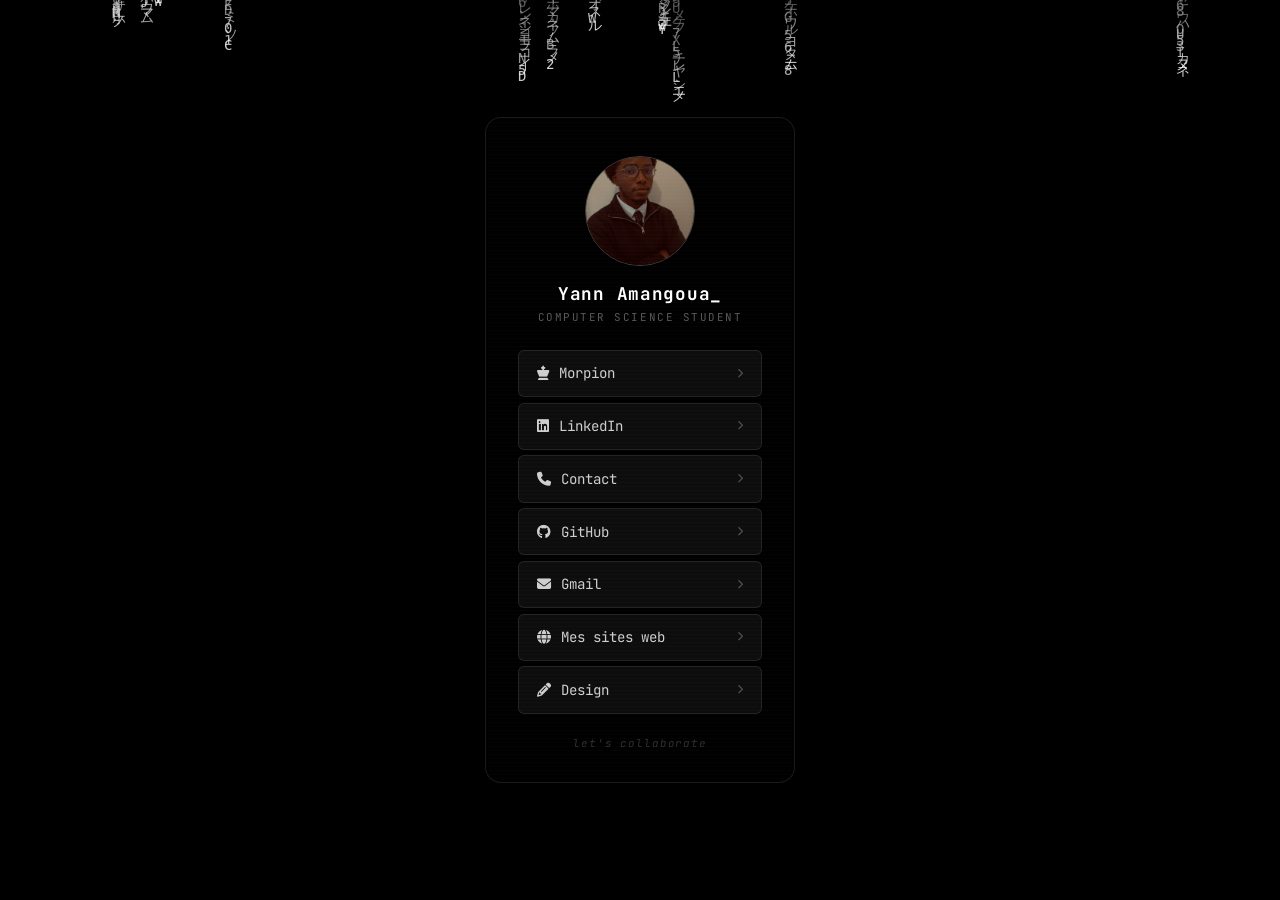
<file: index.html>
<!DOCTYPE html>
<html lang="fr">
<head>
    <meta charset="UTF-8">
    <meta name="viewport" content="width=device-width, initial-scale=1.0">
    <title>Yann Amangoua — Portfolio</title>
    <link rel="preconnect" href="https://fonts.googleapis.com">
    <link href="https://fonts.googleapis.com/css2?family=JetBrains+Mono:wght@300;400;600;700&display=swap" rel="stylesheet">
    <link rel="stylesheet" href="https://cdnjs.cloudflare.com/ajax/libs/font-awesome/6.5.2/css/all.min.css">
    <link rel="stylesheet" href="style.css">
</head>
<body>

    <canvas id="matrix"></canvas>

    <main class="card">
        <img class="profile-pic" src="IMG_5510.jpg" alt="Yann Amangoua">
        <h1>Yann Amangoua<span class="cursor">_</span></h1>
        <p class="role">Computer science student</p>

        <div class="links">
            <a href="https://theyannemmenuel.github.io/theyannemmenuel-morpion.github.io/">
                <span><i class="fa-solid fa-chess-king"></i>Morpion</span>
                <i class="fa-solid fa-chevron-right"></i>
            </a>
            <a href="https://www.linkedin.com/in/yann-amangoua-8b6604200/">
                <span><i class="fa-brands fa-linkedin"></i>LinkedIn</span>
                <i class="fa-solid fa-chevron-right"></i>
            </a>
            <a href="tel:+330640675598">
                <span><i class="fa-solid fa-phone"></i>Contact</span>
                <i class="fa-solid fa-chevron-right"></i>
            </a>
            <a href="https://github.com/Theyannemmenuel?tab=repositories">
                <span><i class="fa-brands fa-github"></i>GitHub</span>
                <i class="fa-solid fa-chevron-right"></i>
            </a>
            <a href="mailto:yannamangoua31@gmail.com">
                <span><i class="fa-solid fa-envelope"></i>Gmail</span>
                <i class="fa-solid fa-chevron-right"></i>
            </a>
            <a href="sites.html">
                <span><i class="fa-solid fa-globe"></i>Mes sites web</span>
                <i class="fa-solid fa-chevron-right"></i>
            </a>
            <a href="design/">
                <span><i class="fa-solid fa-pencil"></i>Design</span>
                <i class="fa-solid fa-chevron-right"></i>
            </a>
        </div>

        <p class="collab">let's collaborate</p>
    </main>

    <script>
        const canvas = document.getElementById('matrix');
        const ctx = canvas.getContext('2d');
        const CHARS = 'アイウエオカキクケコサシスセソタチツテトナニヌネノハヒフヘホマミムメモヤユヨラリルレロワヲン0123456789ABCDEFGHIJKLMNOPQRSTUVWXYZ';
        const SIZE = 14;
        let cols, drops, speeds;

        function init() {
            canvas.width = window.innerWidth;
            canvas.height = window.innerHeight;
            ctx.fillStyle = '#000';
            ctx.fillRect(0, 0, canvas.width, canvas.height);
            cols = Math.floor(canvas.width / SIZE);
            drops = Array.from({ length: cols }, () => Math.random() * -(canvas.height / SIZE) * 2);
            speeds = Array.from({ length: cols }, () => Math.random() * 0.35 + 0.15);
        }

        let last = 0;
        function draw(ts) {
            requestAnimationFrame(draw);
            if (ts - last < 40) return;
            last = ts;

            ctx.fillStyle = 'rgba(0,0,0,0.06)';
            ctx.fillRect(0, 0, canvas.width, canvas.height);
            ctx.font = `${SIZE}px monospace`;

            for (let i = 0; i < cols; i++) {
                const y = drops[i] * SIZE;
                const ch = CHARS[Math.floor(Math.random() * CHARS.length)];
                const brightness = Math.random() * 0.25 + 0.65;
                ctx.fillStyle = `rgba(255,255,255,${brightness})`;
                ctx.fillText(ch, i * SIZE, y);

                if (y > canvas.height && Math.random() > 0.98) drops[i] = 0;
                drops[i] += speeds[i];
            }
        }

        init();
        requestAnimationFrame(draw);
        window.addEventListener('resize', init);
    </script>

</body>
</html>
</file>
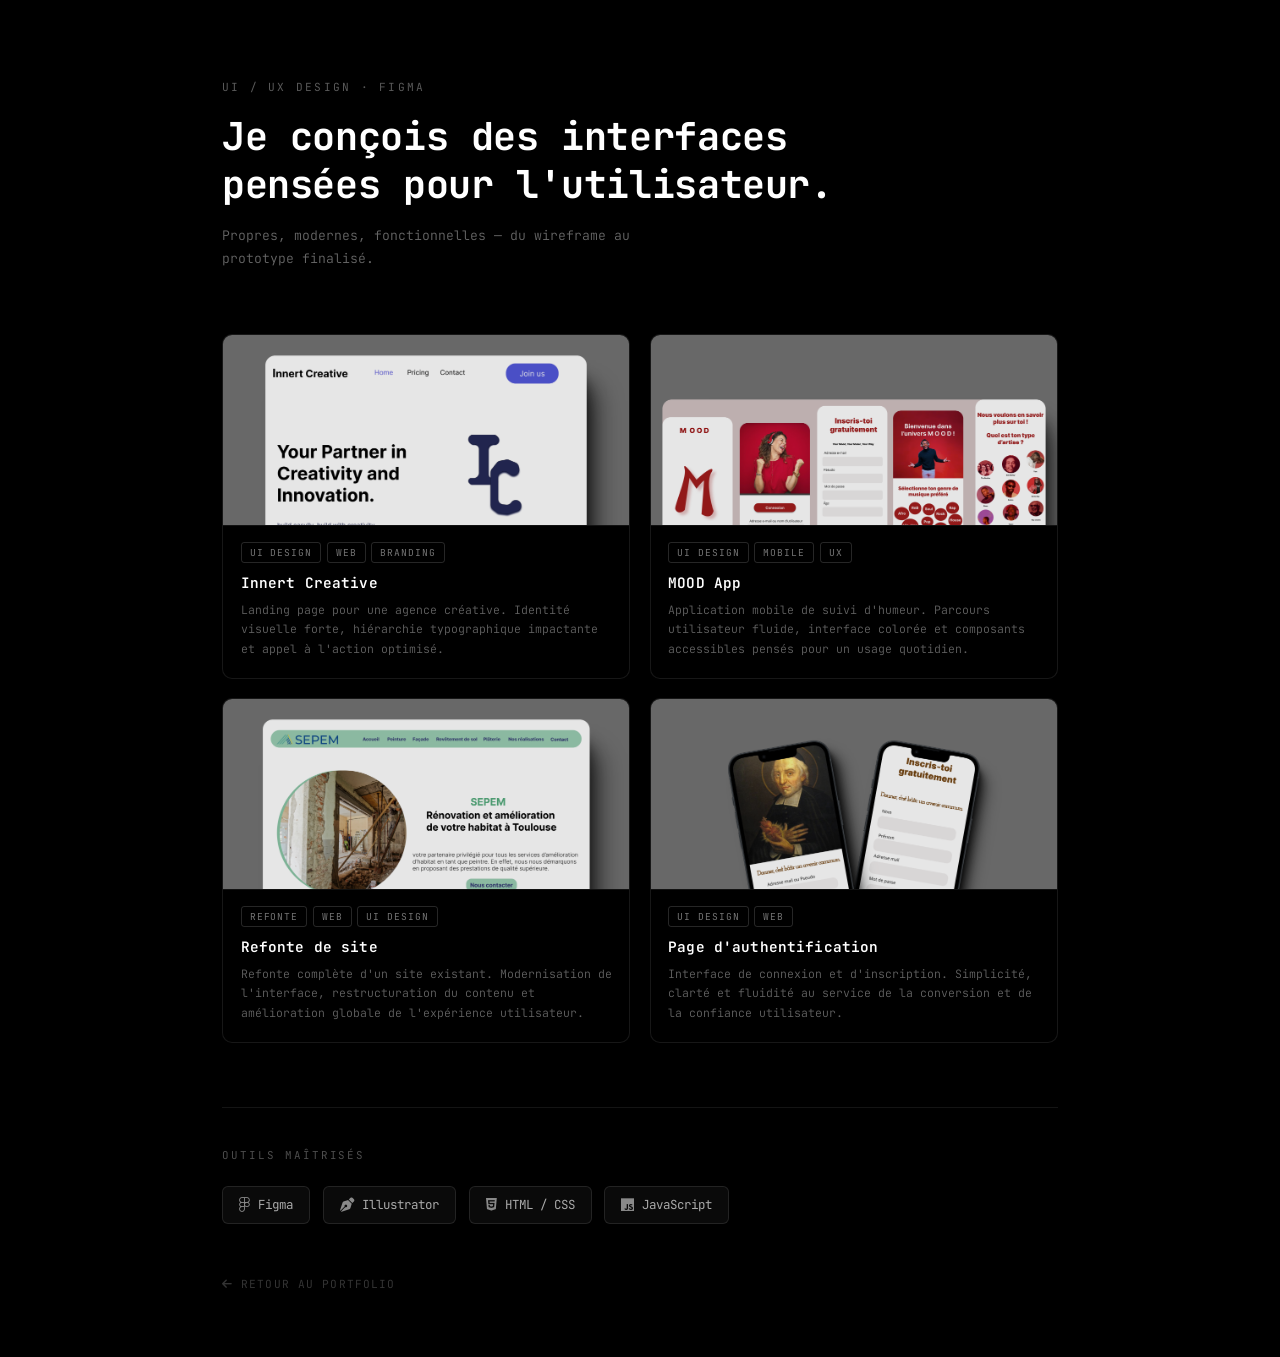
<file: design/index.html>
<!DOCTYPE html>
<html lang="fr">
<head>
    <meta charset="UTF-8">
    <meta name="viewport" content="width=device-width, initial-scale=1.0">
    <title>Yann Amangoua — Design</title>
    <link rel="preconnect" href="https://fonts.googleapis.com">
    <link href="https://fonts.googleapis.com/css2?family=JetBrains+Mono:wght@300;400;600;700&display=swap" rel="stylesheet">
    <link rel="stylesheet" href="https://cdnjs.cloudflare.com/ajax/libs/font-awesome/6.5.2/css/all.min.css">
    <link rel="stylesheet" href="style.css">
</head>
<body>

    <canvas id="matrix"></canvas>

    <div class="page">

        <!-- Hero -->
        <header class="hero">
            <p class="hero-label">UI / UX Design · Figma</p>
            <h1>Je conçois des interfaces<br>pensées pour l'utilisateur.</h1>
            <p class="hero-sub">Propres, modernes, fonctionnelles — du wireframe au prototype finalisé.</p>
        </header>

        <!-- Projects -->
        <section class="projects">

            <div class="project-card">
                <div class="card-img-wrap">
                    <img src="innert.png" alt="Innert Creative">
                </div>
                <div class="card-content">
                    <div class="tags">
                        <span>UI Design</span>
                        <span>Web</span>
                        <span>Branding</span>
                    </div>
                    <h2>Innert Creative</h2>
                    <p class="desc">Landing page pour une agence créative. Identité visuelle forte, hiérarchie typographique impactante et appel à l'action optimisé.</p>
                </div>
            </div>

            <div class="project-card">
                <div class="card-img-wrap">
                    <img src="Mood.png" alt="MOOD App">
                </div>
                <div class="card-content">
                    <div class="tags">
                        <span>UI Design</span>
                        <span>Mobile</span>
                        <span>UX</span>
                    </div>
                    <h2>MOOD App</h2>
                    <p class="desc">Application mobile de suivi d'humeur. Parcours utilisateur fluide, interface colorée et composants accessibles pensés pour un usage quotidien.</p>
                </div>
            </div>

            <div class="project-card">
                <div class="card-img-wrap">
                    <img src="nicolas.png" alt="Refonte de site">
                </div>
                <div class="card-content">
                    <div class="tags">
                        <span>Refonte</span>
                        <span>Web</span>
                        <span>UI Design</span>
                    </div>
                    <h2>Refonte de site</h2>
                    <p class="desc">Refonte complète d'un site existant. Modernisation de l'interface, restructuration du contenu et amélioration globale de l'expérience utilisateur.</p>
                </div>
            </div>

            <div class="project-card">
                <div class="card-img-wrap">
                    <img src="eudes.png" alt="Page d'authentification">
                </div>
                <div class="card-content">
                    <div class="tags">
                        <span>UI Design</span>
                        <span>Web</span>
                    </div>
                    <h2>Page d'authentification</h2>
                    <p class="desc">Interface de connexion et d'inscription. Simplicité, clarté et fluidité au service de la conversion et de la confiance utilisateur.</p>
                </div>
            </div>

        </section>

        <!-- Tools -->
        <section class="tools-section">
            <p class="tools-label">Outils maîtrisés</p>
            <div class="tools-list">
                <div class="tool">
                    <i class="fa-brands fa-figma"></i>
                    <span>Figma</span>
                </div>
                <div class="tool">
                    <i class="fa-solid fa-pen-nib"></i>
                    <span>Illustrator</span>
                </div>
<div class="tool">
                    <i class="fa-brands fa-html5"></i>
                    <span>HTML / CSS</span>
                </div>
                <div class="tool">
                    <i class="fa-brands fa-js"></i>
                    <span>JavaScript</span>
                </div>
            </div>
        </section>

        <!-- Back -->
        <a class="back-link" href="https://www.yann-folio.fr/">
            <i class="fa-solid fa-arrow-left"></i> Retour au portfolio
        </a>

    </div>

    <script>
        const canvas = document.getElementById('matrix');
        const ctx = canvas.getContext('2d');
        const CHARS = 'アイウエオカキクケコサシスセソタチツテトナニヌネノハヒフヘホマミムメモヤユヨラリルレロワヲン0123456789ABCDEFGHIJKLMNOPQRSTUVWXYZ';
        const SIZE = 14;
        let cols, drops, speeds;

        function init() {
            canvas.width = window.innerWidth;
            canvas.height = document.body.scrollHeight;
            ctx.fillStyle = '#000';
            ctx.fillRect(0, 0, canvas.width, canvas.height);
            cols = Math.floor(canvas.width / SIZE);
            drops = Array.from({ length: cols }, () => Math.random() * -(canvas.height / SIZE) * 2);
            speeds = Array.from({ length: cols }, () => Math.random() * 0.35 + 0.15);
        }

        let last = 0;
        function draw(ts) {
            requestAnimationFrame(draw);
            if (ts - last < 40) return;
            last = ts;
            ctx.fillStyle = 'rgba(0,0,0,0.06)';
            ctx.fillRect(0, 0, canvas.width, canvas.height);
            ctx.font = `${SIZE}px monospace`;
            for (let i = 0; i < cols; i++) {
                const y = drops[i] * SIZE;
                const ch = CHARS[Math.floor(Math.random() * CHARS.length)];
                ctx.fillStyle = `rgba(255,255,255,${Math.random() * 0.25 + 0.65})`;
                ctx.fillText(ch, i * SIZE, y);
                if (y > canvas.height && Math.random() > 0.98) drops[i] = 0;
                drops[i] += speeds[i];
            }
        }

        init();
        requestAnimationFrame(draw);
        window.addEventListener('resize', init);
    </script>

</body>
</html>
</file>
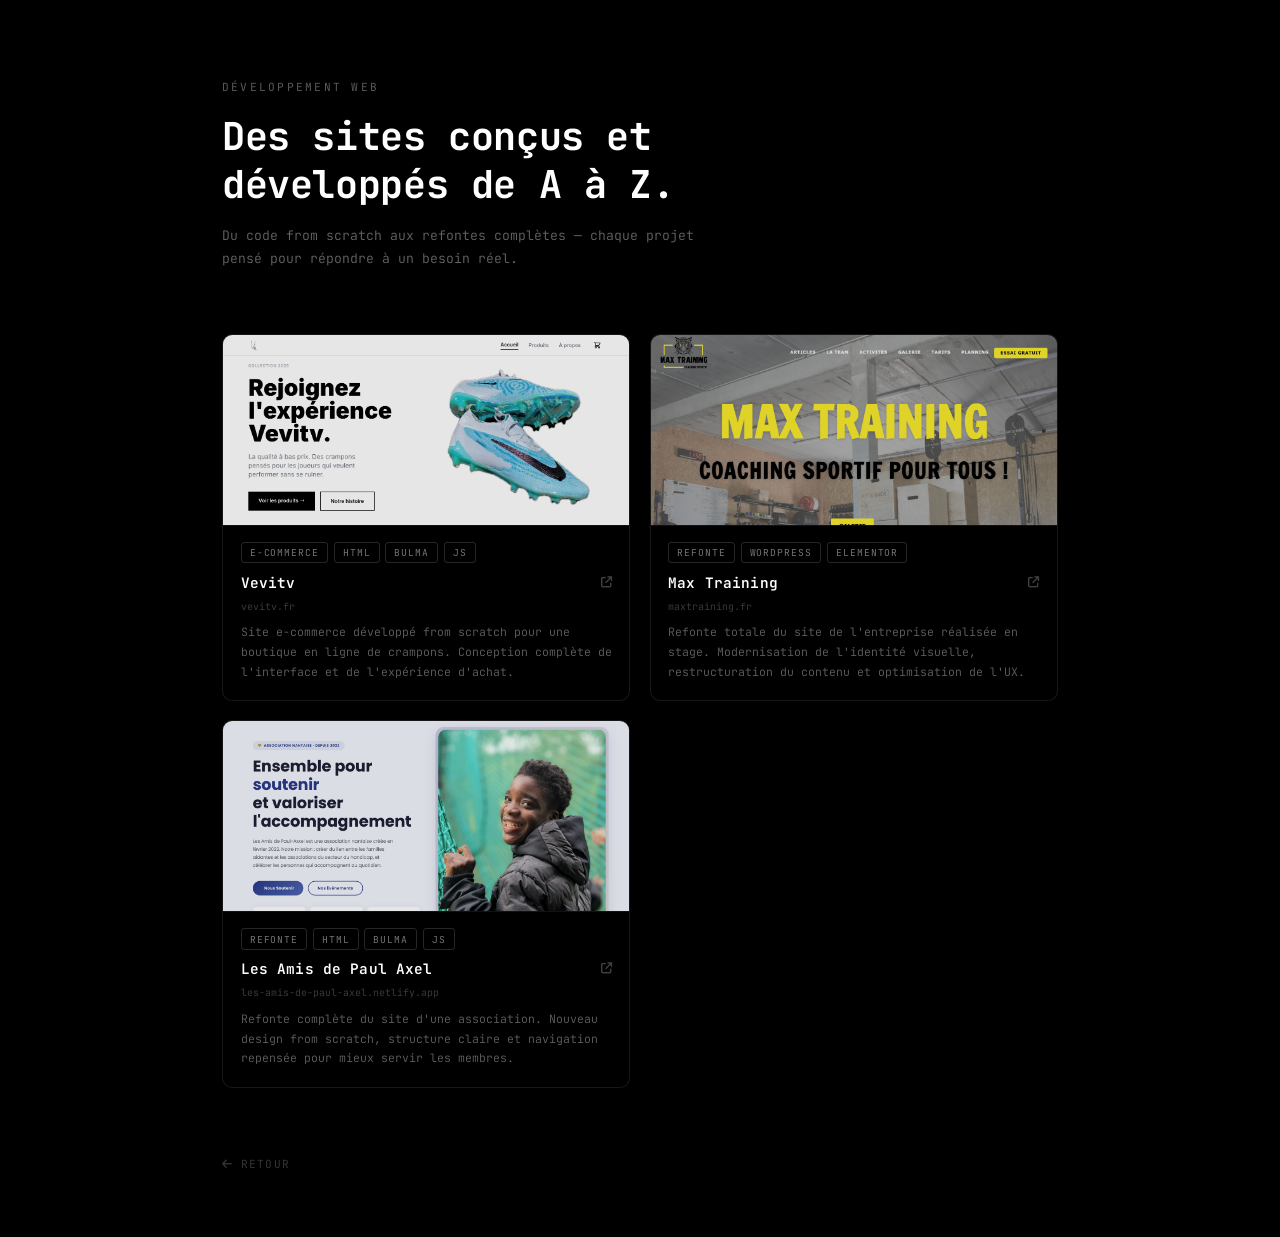
<file: sites.html>
<!DOCTYPE html>
<html lang="fr">
<head>
    <meta charset="UTF-8">
    <meta name="viewport" content="width=device-width, initial-scale=1.0">
    <title>Yann Amangoua — Sites web</title>
    <link rel="preconnect" href="https://fonts.googleapis.com">
    <link href="https://fonts.googleapis.com/css2?family=JetBrains+Mono:wght@300;400;600;700&display=swap" rel="stylesheet">
    <link rel="stylesheet" href="https://cdnjs.cloudflare.com/ajax/libs/font-awesome/6.5.2/css/all.min.css">
    <style>
        *, *::before, *::after { box-sizing: border-box; margin: 0; padding: 0; }

        body {
            background: #000;
            font-family: 'JetBrains Mono', monospace;
            color: #fff;
            min-height: 100vh;
            overflow-x: hidden;
        }

        canvas {
            position: fixed;
            top: 0; left: 0;
            z-index: 0;
            pointer-events: none;
        }

        .page {
            position: relative;
            z-index: 10;
            max-width: 900px;
            margin: 0 auto;
            padding: 5rem 2rem 4rem;
        }

        /* Hero */
        .hero {
            margin-bottom: 4rem;
        }

        .hero-label {
            font-size: 0.7rem;
            letter-spacing: 0.2em;
            text-transform: uppercase;
            color: rgba(255,255,255,0.35);
            margin-bottom: 1.2rem;
        }

        .hero h1 {
            font-size: clamp(1.6rem, 4vw, 2.4rem);
            font-weight: 700;
            line-height: 1.25;
            color: #fff;
            margin-bottom: 1rem;
            letter-spacing: -0.01em;
        }

        .hero-sub {
            font-size: 0.82rem;
            color: rgba(255,255,255,0.4);
            line-height: 1.7;
            max-width: 480px;
            font-weight: 300;
        }

        /* Grid */
        .projects {
            display: grid;
            grid-template-columns: repeat(2, 1fr);
            gap: 1.2rem;
            margin-bottom: 4rem;
        }

        .project-card {
            background: rgba(0,0,0,0.65);
            backdrop-filter: blur(20px);
            -webkit-backdrop-filter: blur(20px);
            border: 1px solid rgba(255,255,255,0.09);
            border-radius: 10px;
            overflow: hidden;
            text-decoration: none;
            display: block;
            transition: border-color 0.2s, transform 0.2s;
        }

        .project-card:hover {
            border-color: rgba(255,255,255,0.22);
            transform: translateY(-3px);
        }

        .card-img-wrap {
            width: 100%;
            height: 190px;
            overflow: hidden;
        }

        .card-img-wrap img {
            width: 100%;
            height: 100%;
            object-fit: cover;
            object-position: top;
            display: block;
            filter: grayscale(20%) brightness(0.9);
            transition: filter 0.25s, transform 0.3s;
        }

        .project-card:hover .card-img-wrap img {
            filter: grayscale(0%) brightness(1);
            transform: scale(1.02);
        }

        .card-content {
            padding: 1rem 1.1rem 1.2rem;
            border-top: 1px solid rgba(255,255,255,0.07);
        }

        .tags {
            display: flex;
            flex-wrap: wrap;
            gap: 0.35rem;
            margin-bottom: 0.6rem;
        }

        .tags span {
            font-size: 0.6rem;
            letter-spacing: 0.1em;
            text-transform: uppercase;
            color: rgba(255,255,255,0.45);
            border: 1px solid rgba(255,255,255,0.15);
            border-radius: 3px;
            padding: 0.2rem 0.5rem;
        }

        .card-header {
            display: flex;
            align-items: center;
            justify-content: space-between;
            margin-bottom: 0.5rem;
        }

        .card-header h2 {
            font-size: 0.9rem;
            font-weight: 600;
            color: #fff;
            letter-spacing: 0.01em;
        }

        .card-header i {
            font-size: 0.7rem;
            color: rgba(255,255,255,0.25);
        }

        .site-url {
            font-size: 0.62rem;
            color: rgba(255,255,255,0.22);
            margin-bottom: 0.6rem;
        }

        .desc {
            font-size: 0.72rem;
            color: rgba(255,255,255,0.38);
            line-height: 1.7;
            font-weight: 300;
        }

        /* Back */
        .back-link {
            display: inline-flex;
            align-items: center;
            gap: 0.5rem;
            color: rgba(255,255,255,0.2);
            text-decoration: none;
            font-size: 0.7rem;
            letter-spacing: 0.1em;
            text-transform: uppercase;
            transition: color 0.2s;
        }

        .back-link:hover {
            color: rgba(255,255,255,0.6);
        }

        @media (max-width: 640px) {
            .page { padding: 3rem 1.2rem 3rem; }
            .projects { grid-template-columns: 1fr; }
            .hero h1 { font-size: 1.5rem; }
        }
    </style>
</head>
<body>

    <canvas id="matrix"></canvas>

    <div class="page">

        <header class="hero">
            <p class="hero-label">Développement Web</p>
            <h1>Des sites conçus et<br>développés de A à Z.</h1>
            <p class="hero-sub">Du code from scratch aux refontes complètes — chaque projet pensé pour répondre à un besoin réel.</p>
        </header>

        <section class="projects">

            <a class="project-card" href="https://www.vevitv.fr" target="_blank" rel="noopener">
                <div class="card-img-wrap">
                    <img src="vevitv.png" alt="Vevitv">
                </div>
                <div class="card-content">
                    <div class="tags">
                        <span>E-commerce</span>
                        <span>HTML</span>
                        <span>Bulma</span>
                        <span>JS</span>
                    </div>
                    <div class="card-header">
                        <h2>Vevitv</h2>
                        <i class="fa-solid fa-arrow-up-right-from-square"></i>
                    </div>
                    <div class="site-url">vevitv.fr</div>
                    <p class="desc">Site e-commerce développé from scratch pour une boutique en ligne de crampons. Conception complète de l'interface et de l'expérience d'achat.</p>
                </div>
            </a>

            <a class="project-card" href="https://maxtraining.fr" target="_blank" rel="noopener">
                <div class="card-img-wrap">
                    <img src="maxtraining.png" alt="Max Training">
                </div>
                <div class="card-content">
                    <div class="tags">
                        <span>Refonte</span>
                        <span>WordPress</span>
                        <span>Elementor</span>
                    </div>
                    <div class="card-header">
                        <h2>Max Training</h2>
                        <i class="fa-solid fa-arrow-up-right-from-square"></i>
                    </div>
                    <div class="site-url">maxtraining.fr</div>
                    <p class="desc">Refonte totale du site de l'entreprise réalisée en stage. Modernisation de l'identité visuelle, restructuration du contenu et optimisation de l'UX.</p>
                </div>
            </a>

            <a class="project-card" href="https://les-amis-de-paul-axel.netlify.app" target="_blank" rel="noopener">
                <div class="card-img-wrap">
                    <img src="amis-de-paul-axel.png" alt="Les Amis de Paul Axel">
                </div>
                <div class="card-content">
                    <div class="tags">
                        <span>Refonte</span>
                        <span>HTML</span>
                        <span>Bulma</span>
                        <span>JS</span>
                    </div>
                    <div class="card-header">
                        <h2>Les Amis de Paul Axel</h2>
                        <i class="fa-solid fa-arrow-up-right-from-square"></i>
                    </div>
                    <div class="site-url">les-amis-de-paul-axel.netlify.app</div>
                    <p class="desc">Refonte complète du site d'une association. Nouveau design from scratch, structure claire et navigation repensée pour mieux servir les membres.</p>
                </div>
            </a>

        </section>

        <a class="back-link" href="index.html">
            <i class="fa-solid fa-arrow-left"></i> Retour
        </a>

    </div>

    <script>
        const canvas = document.getElementById('matrix');
        const ctx = canvas.getContext('2d');
        const CHARS = 'アイウエオカキクケコサシスセソタチツテトナニヌネノハヒフヘホマミムメモヤユヨラリルレロワヲン0123456789ABCDEFGHIJKLMNOPQRSTUVWXYZ';
        const SIZE = 14;
        let cols, drops, speeds;

        function init() {
            canvas.width = window.innerWidth;
            canvas.height = document.body.scrollHeight;
            ctx.fillStyle = '#000';
            ctx.fillRect(0, 0, canvas.width, canvas.height);
            cols = Math.floor(canvas.width / SIZE);
            drops = Array.from({ length: cols }, () => Math.random() * -(canvas.height / SIZE) * 2);
            speeds = Array.from({ length: cols }, () => Math.random() * 0.35 + 0.15);
        }

        let last = 0;
        function draw(ts) {
            requestAnimationFrame(draw);
            if (ts - last < 40) return;
            last = ts;
            ctx.fillStyle = 'rgba(0,0,0,0.06)';
            ctx.fillRect(0, 0, canvas.width, canvas.height);
            ctx.font = `${SIZE}px monospace`;
            for (let i = 0; i < cols; i++) {
                const y = drops[i] * SIZE;
                const ch = CHARS[Math.floor(Math.random() * CHARS.length)];
                ctx.fillStyle = `rgba(255,255,255,${Math.random() * 0.25 + 0.65})`;
                ctx.fillText(ch, i * SIZE, y);
                if (y > canvas.height && Math.random() > 0.98) drops[i] = 0;
                drops[i] += speeds[i];
            }
        }

        init();
        requestAnimationFrame(draw);
        window.addEventListener('resize', init);
    </script>

</body>
</html>
</file>
<file: style.css>
*, *::before, *::after {
    box-sizing: border-box;
    margin: 0;
    padding: 0;
}

body {
    background: #000;
    min-height: 100vh;
    display: flex;
    align-items: center;
    justify-content: center;
    font-family: 'JetBrains Mono', monospace;
    overflow: hidden;
}

canvas {
    position: fixed;
    top: 0;
    left: 0;
    z-index: 0;
}

/* ── Card ── */
.card {
    position: relative;
    z-index: 10;
    background: rgba(0, 0, 0, 0.72);
    backdrop-filter: blur(24px);
    -webkit-backdrop-filter: blur(24px);
    border: 1px solid rgba(255, 255, 255, 0.1);
    border-radius: 16px;
    padding: 2.4rem 2rem 2rem;
    width: 310px;
    text-align: center;
    overflow: hidden;
}

/* subtle scanline overlay */
.card::before {
    content: '';
    position: absolute;
    inset: 0;
    background: repeating-linear-gradient(
        0deg,
        transparent,
        transparent 3px,
        rgba(255, 255, 255, 0.015) 3px,
        rgba(255, 255, 255, 0.015) 4px
    );
    pointer-events: none;
    border-radius: inherit;
}

/* ── Profile pic ── */
.profile-pic {
    width: 110px;
    height: 110px;
    border-radius: 50%;
    object-fit: cover;
    border: 1px solid rgba(255, 255, 255, 0.25);
    margin-bottom: 1rem;
    display: block;
    margin-left: auto;
    margin-right: auto;
}

/* ── Name ── */
h1 {
    color: #fff;
    font-size: 1.1rem;
    font-weight: 700;
    letter-spacing: 0.04em;
    margin-bottom: 0.3rem;
}

.cursor {
    animation: blink 1s step-end infinite;
}

@keyframes blink {
    50% { opacity: 0; }
}

/* ── Role ── */
.role {
    color: rgba(255, 255, 255, 0.35);
    font-size: 0.68rem;
    letter-spacing: 0.14em;
    text-transform: uppercase;
    margin-bottom: 1.6rem;
}

/* ── Links ── */
.links {
    display: flex;
    flex-direction: column;
    gap: 0.35rem;
}

.links a {
    display: flex;
    align-items: center;
    justify-content: space-between;
    padding: 0.85rem 1.1rem;
    background: rgba(255, 255, 255, 0.05);
    border: 1px solid rgba(255, 255, 255, 0.09);
    border-radius: 6px;
    text-decoration: none;
    color: rgba(255, 255, 255, 0.8);
    font-family: 'JetBrains Mono', monospace;
    font-size: 0.88rem;
    transition: background 0.15s, border-color 0.15s, color 0.15s;
}

.links a:hover {
    background: rgba(255, 255, 255, 0.11);
    border-color: rgba(255, 255, 255, 0.22);
    color: #fff;
}

.links a span {
    display: flex;
    align-items: center;
    gap: 0.65rem;
}

.links a i.fa-chevron-right {
    font-size: 0.6rem;
    opacity: 0.35;
}

/* ── Footer ── */
.collab {
    margin-top: 1.4rem;
    color: rgba(255, 255, 255, 0.18);
    font-size: 0.68rem;
    letter-spacing: 0.08em;
    font-style: italic;
}
</file>
<file: design/style.css>
*, *::before, *::after {
    box-sizing: border-box;
    margin: 0;
    padding: 0;
}

body {
    background: #000;
    font-family: 'JetBrains Mono', monospace;
    color: #fff;
    min-height: 100vh;
    overflow-x: hidden;
}

canvas {
    position: fixed;
    top: 0;
    left: 0;
    z-index: 0;
    pointer-events: none;
}

/* ── Page wrapper ── */
.page {
    position: relative;
    z-index: 10;
    max-width: 900px;
    margin: 0 auto;
    padding: 5rem 2rem 4rem;
}

/* ── Hero ── */
.hero {
    margin-bottom: 4rem;
}

.hero-label {
    font-size: 0.7rem;
    letter-spacing: 0.2em;
    text-transform: uppercase;
    color: rgba(255, 255, 255, 0.35);
    margin-bottom: 1.2rem;
}

.hero h1 {
    font-size: clamp(1.6rem, 4vw, 2.4rem);
    font-weight: 700;
    line-height: 1.25;
    color: #fff;
    margin-bottom: 1rem;
    letter-spacing: -0.01em;
}

.hero-sub {
    font-size: 0.82rem;
    color: rgba(255, 255, 255, 0.4);
    line-height: 1.7;
    max-width: 480px;
    font-weight: 300;
}

/* ── Projects grid ── */
.projects {
    display: grid;
    grid-template-columns: repeat(2, 1fr);
    gap: 1.2rem;
    margin-bottom: 4rem;
}

.project-card {
    background: rgba(0, 0, 0, 0.65);
    backdrop-filter: blur(20px);
    -webkit-backdrop-filter: blur(20px);
    border: 1px solid rgba(255, 255, 255, 0.09);
    border-radius: 10px;
    overflow: hidden;
    transition: border-color 0.2s, transform 0.2s;
}

.project-card:hover {
    border-color: rgba(255, 255, 255, 0.22);
    transform: translateY(-3px);
}

.card-img-wrap {
    width: 100%;
    height: 190px;
    overflow: hidden;
}

.card-img-wrap img {
    width: 100%;
    height: 100%;
    object-fit: cover;
    object-position: top;
    display: block;
    filter: grayscale(20%) brightness(0.9);
    transition: filter 0.25s, transform 0.3s;
}

.project-card:hover .card-img-wrap img {
    filter: grayscale(0%) brightness(1);
    transform: scale(1.02);
}

.card-content {
    padding: 1rem 1.1rem 1.2rem;
    border-top: 1px solid rgba(255, 255, 255, 0.07);
}

/* Tags */
.tags {
    display: flex;
    flex-wrap: wrap;
    gap: 0.35rem;
    margin-bottom: 0.6rem;
}

.tags span {
    font-size: 0.6rem;
    letter-spacing: 0.1em;
    text-transform: uppercase;
    color: rgba(255, 255, 255, 0.45);
    border: 1px solid rgba(255, 255, 255, 0.15);
    border-radius: 3px;
    padding: 0.2rem 0.5rem;
}

.card-content h2 {
    font-size: 0.9rem;
    font-weight: 600;
    color: #fff;
    margin-bottom: 0.5rem;
    letter-spacing: 0.01em;
}

.desc {
    font-size: 0.72rem;
    color: rgba(255, 255, 255, 0.38);
    line-height: 1.7;
    font-weight: 300;
}

/* ── Tools ── */
.tools-section {
    border-top: 1px solid rgba(255, 255, 255, 0.08);
    padding-top: 2.5rem;
    margin-bottom: 3rem;
}

.tools-label {
    font-size: 0.68rem;
    letter-spacing: 0.18em;
    text-transform: uppercase;
    color: rgba(255, 255, 255, 0.3);
    margin-bottom: 1.5rem;
}

.tools-list {
    display: flex;
    flex-wrap: wrap;
    gap: 0.8rem;
}

.tool {
    display: flex;
    align-items: center;
    gap: 0.5rem;
    background: rgba(255, 255, 255, 0.04);
    border: 1px solid rgba(255, 255, 255, 0.1);
    border-radius: 6px;
    padding: 0.6rem 1rem;
    font-size: 0.78rem;
    color: rgba(255, 255, 255, 0.65);
    transition: background 0.15s, border-color 0.15s, color 0.15s;
}

.tool:hover {
    background: rgba(255, 255, 255, 0.08);
    border-color: rgba(255, 255, 255, 0.2);
    color: #fff;
}

.tool i {
    font-size: 0.9rem;
    opacity: 0.8;
}

/* ── Back link ── */
.back-link {
    display: inline-flex;
    align-items: center;
    gap: 0.5rem;
    color: rgba(255, 255, 255, 0.2);
    text-decoration: none;
    font-size: 0.7rem;
    letter-spacing: 0.1em;
    text-transform: uppercase;
    transition: color 0.2s;
}

.back-link:hover {
    color: rgba(255, 255, 255, 0.6);
}

/* ── Responsive ── */
@media (max-width: 640px) {
    .page {
        padding: 3rem 1.2rem 3rem;
    }

    .projects {
        grid-template-columns: 1fr;
    }

    .hero h1 {
        font-size: 1.5rem;
    }
}
</file>
